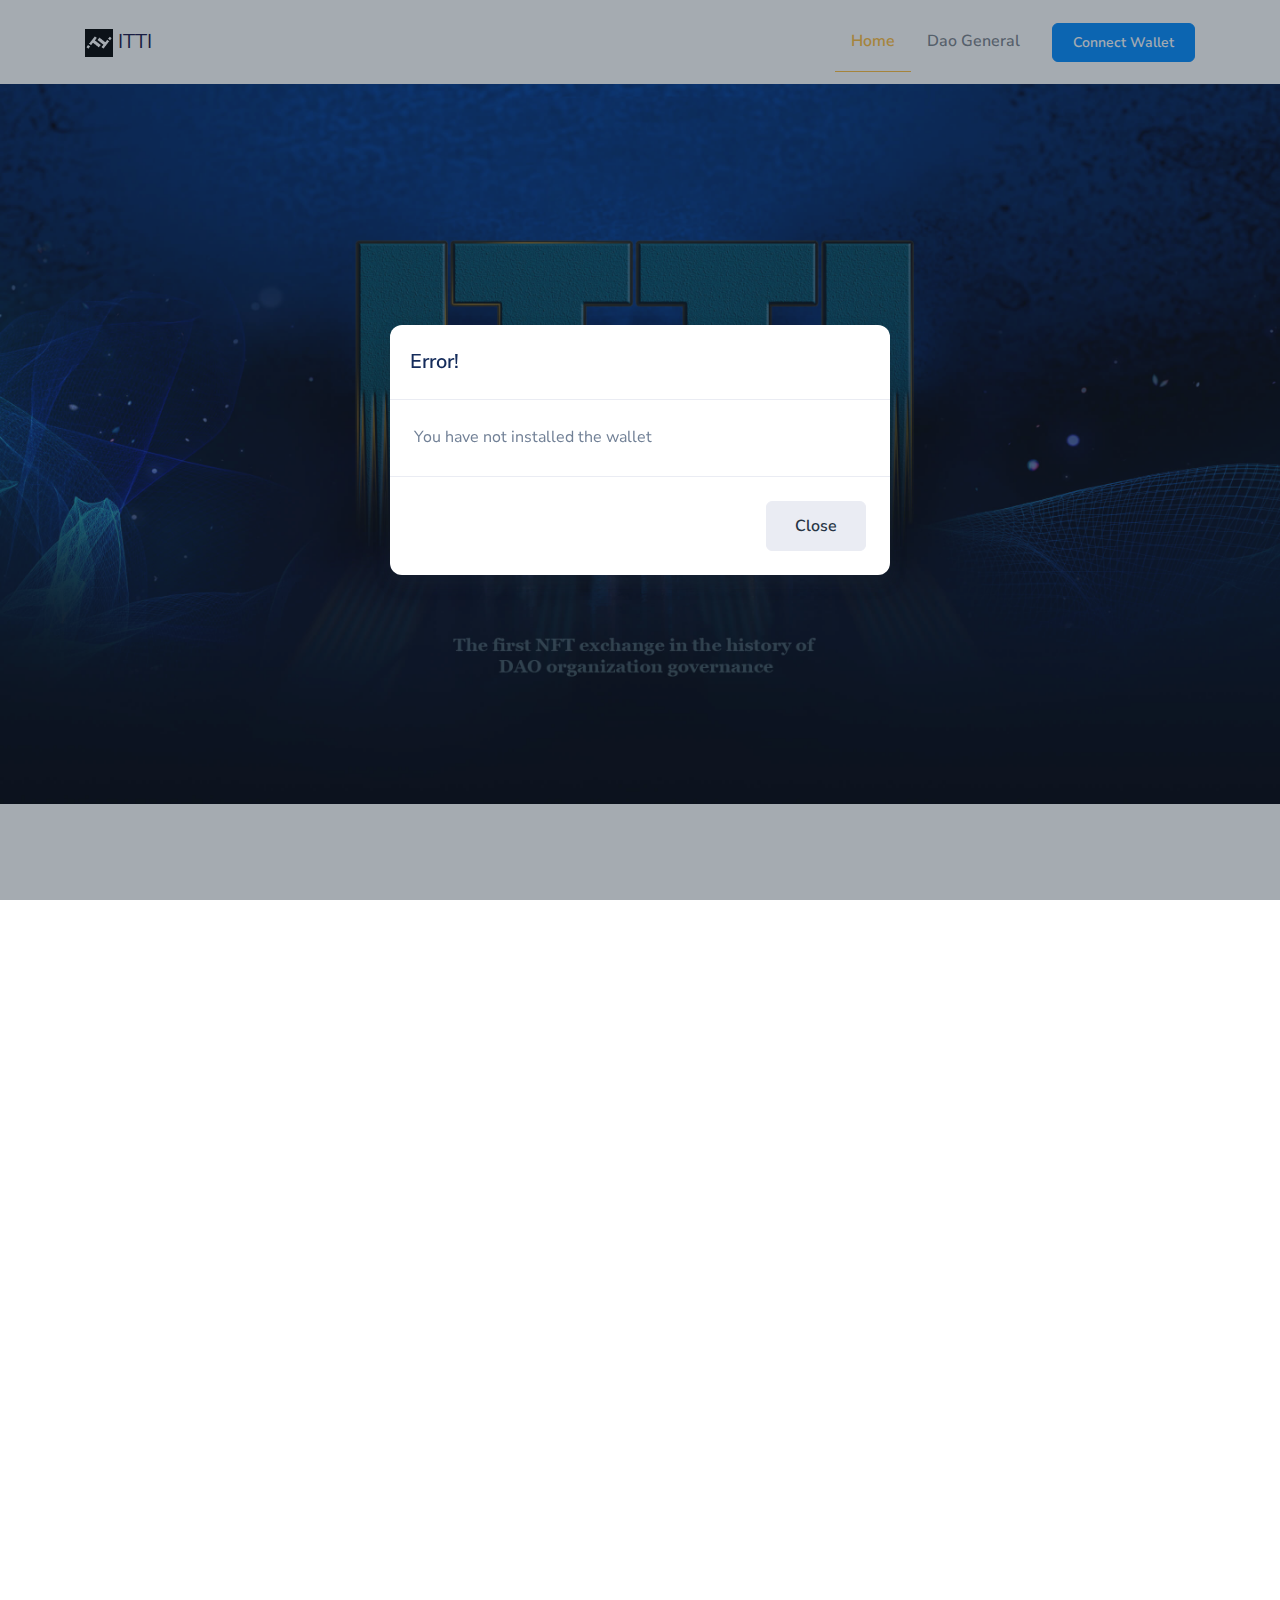
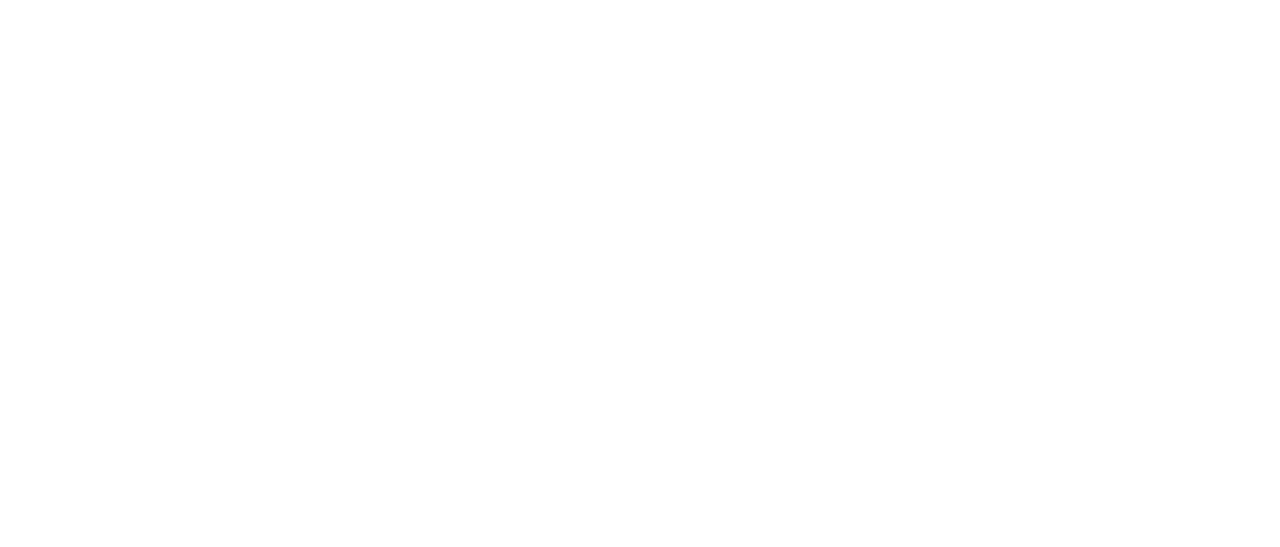
<file: index.html>
<!DOCTYPE html>
<html lang="en">

<head>
    <meta charset="utf-8">
    <meta name="viewport" content="width=device-width, initial-scale=1, shrink-to-fit=no">
    <meta name="description" content="">
    <meta name="author" content="Webpixels">
    <title>EXCHANGE – USDT for ITTI</title>
    <!-- Global site tag (gtag.js) - Google Analytics -->
    <script async src="https://www.googletagmanager.com/gtag/js?id=G-8PB7TDBEWJ"></script>
    <script>
        window.dataLayer = window.dataLayer || [];
        function gtag() { dataLayer.push(arguments); }
        gtag('js', new Date());

        gtag('config', 'G-8PB7TDBEWJ');
    </script>
    <link rel="stylesheet" href="assets/libs/bootstrap/dist/css/bootstrap.min.css">
    <link rel="preload" href="assets/fonts/iconfont.woff2" as="font" type="font/woff2">
    <link rel="stylesheet" href="assets/fonts/iconfont.css">
    <!-- Preloader -->
    <style>
        @keyframes hidePreloader {
            0% {
                width: 100%;
                height: 100%;
            }

            100% {
                width: 0;
                height: 0;
            }
        }

        html {
            scroll-behavior: smooth;
        }

        body>div.preloader {
            position: fixed;
            background: white;
            width: 100%;
            height: 100%;
            z-index: 1071;
            opacity: 0;
            transition: opacity .5s ease;
            overflow: hidden;
            pointer-events: none;
            display: flex;
            align-items: center;
            justify-content: center;
        }

        body:not(.loaded)>div.preloader {
            opacity: 1;
        }

        body:not(.loaded) {
            overflow: hidden;
        }

        body.loaded>div.preloader {
            animation: hidePreloader .5s linear .5s forwards;
        }
    </style>
    <script>
        window.addEventListener("load", function () {
            setTimeout(function () {
                document.querySelector('body').classList.add('loaded');
            }, 300);
        });
    </script>
    <!-- Favicon -->
    <link rel="icon" href="assets/img/brand/favicon.png" type="image/png"><!-- Font Awesome -->
    <link rel="stylesheet" href="assets/libs/@fortawesome/fontawesome-free/css/all.min.css">
    <!-- Quick CSS -->
    <link rel="stylesheet" href="assets/css/quick-website.css" id="stylesheet">
    <link rel="stylesheet" href="assets/css/common.css">
</head>

<body>
    <!-- Preloader -->
    <div class="preloader">
        <div class="spinner-border text-primary" role="status">
            <span class="sr-only">Loading...</span>
        </div>
    </div>
    <div class="modal fade" tabindex="-1" role="dialog" id="modal-cookies" data-backdrop="false"
        aria-labelledby="modal-cookies" aria-hidden="true">
        <div class="modal-dialog modal-dialog-aside left-4 right-4 bottom-4">
            <div class="modal-content bg-dark-dark">
                <div class="modal-body">
                    <!-- Text -->
                    <p class="text-sm text-white mb-3">
                        We use cookies so that our themes work for you. By using our website, you agree to our use of
                        cookies.
                    </p>
                    <!-- Buttons -->
                    <a href="pages/utility/terms.html" class="btn btn-sm btn-white" target="_blank">Learn more</a>
                    <button type="button" class="btn btn-sm btn-primary mr-2" data-dismiss="modal">OK</button>
                </div>
            </div>
        </div>
    </div>
    <!-- Go Pro -->
    <!--    <a href="javascript:void(0);" class="btn btn-block btn-dark text-truncate rounded-0 py-2 d-none d-lg-block" style="z-index: 1000;">-->
    <!--        <strong>This is a free demo.</strong> Click here to open the full version →-->
    <!--    </a>-->
    <!-- Navbar -->
    <nav class="navbar navbar-expand-lg navbar-light bg-white">
        <div class="container">
            <!-- Brand -->
            <a class="navbar-brand" href="index.html">
                <img style="background-color:#000;" alt="Image placeholder" src="assets/img/exchange/itti_logo.png"
                    id="navbar-logo">
                <span class="text-dark">ITTI</span>
            </a>
            <!-- Toggler -->
            <button class="navbar-toggler" type="button" data-toggle="collapse" data-target="#navbarCollapse"
                aria-controls="navbarCollapse" aria-expanded="false" aria-label="Toggle navigation">
                <span class="navbar-toggler-icon"></span>
            </button>
            <!-- Collapse -->
            <div class="collapse navbar-collapse" id="navbarCollapse">
                <ul class="navbar-nav mt-4 mt-lg-0 ml-auto">
                    <li class="nav-item nav-item-active">
                        <a class="nav-link" href="javascript:void(0);" onclick="CommonPage.goToPage('home')">Home</a>
                    </li>
                    <li class="nav-item">
                        <a class="nav-link" href="javascript:void(0);" onclick="CommonPage.goToPage('dao')">Dao
                            General</a>
                    </li>
                </ul>
                <!-- Button -->
                <a class="connect-wallet navbar-btn btn btn-sm btn-primary d-none d-lg-inline-block ml-3"
                    href="javascript:void(0);">
                    Connect Wallet
                </a>
                <li style="display: none !important;"
                    class="wallet-account-li d-none d-md-block nav-item dropdown dropdown-animate" data-toggle="hover">
                    <!--<a class="nav-link" href="#" role="button" data-toggle="dropdown" aria-haspopup="true" aria-expanded="false">Pages</a>-->
                    <a class="wallet-account navbar-btn btn btn-sm btn-warning d-none d-lg-inline-block ml-3"
                        data-toggle="dropdown" aria-haspopup="true" aria-expanded="false" href="javascript:void(0);">
                        0x0000...0000
                    </a>
                    <div class="dropdown-menu dropdown-menu-single">
                        <div class="dropdown-divider"></div>
                        <a href="javascript:void(0);" onclick="CommonPage.logout()" class="dropdown-item">Logout</a>
                    </div>
                </li>
                <!-- Mobile button -->
                <div id="mobile-logout" class="d-lg-none only-show-on-mobile-login">
                    <a href="javascript:void(0);" onclick="CommonPage.logout()" class="dropdown-item">Logout</a>
                </div>
                <div class="d-lg-none text-center">
                    <a href="javascript:void(0);" class="connect-wallet btn btn-block btn-sm btn-primary">
                        Connect Wallet
                    </a>
                    <a href="javascript:void(0);" style="display: none !important;"
                        class="wallet-account only-show-on-mobile-login btn btn-block btn-sm btn-warning">
                        0x0000...0000
                    </a>
                    <!--<li style="display: none;" class="wallet-account-li nav-item dropdown dropdown-animate" data-toggle="hover">

                    <div class="dropdown-menu dropdown-menu-single">
                        <div class="dropdown-divider"></div>
                        <a href="javascript:void(0);" onclick="CommonPage.logout()" class="dropdown-item">Logout</a>
                    </div>
                </li>-->
                </div>
            </div>
        </div>
    </nav>
    <div class="d-none d-md-block my-banner my-banner-pc">
        <img src="assets/img/banner/ITTIbanner.jpg" alt="ITTI banner">
    </div>
    <div class="d-md-none my-banner my-banner-mobile">
        <img src="assets/img/banner/ITTIbanner_m.jpg" alt="ITTI banner">
    </div>
    <!-- Main content -->
    <section class="slice py-7">
        <div class="container">
            <div class="row row-grid align-items-center">
                <!--<div class="col-12 col-md-5 col-lg-6 order-md-2 text-center">
                &lt;!&ndash; Image &ndash;&gt;
                <figure class="w-100">
                    <img alt="Image placeholder" src="assets/img/svg/illustrations/illustration-3.svg"
                         class="img-fluid mw-md-120">
                </figure>
            </div>-->
                <div class="col-12 order-md-1 pr-md-5">
                    <!-- Heading -->
                    <h1 style="word-break: break-all;" class="mb-3 justify-content-start">
                        <strong style="font-size: 1.5rem;" class="text-primary">Inviter: </strong>
                        <span style="font-size: 1rem;" id="inviter-address" class="text-muted">0x--</span>
                        <!--<span style="font-size: 0.9rem;" id="inviter-type" class="badge bg-primary text-white">&#45;&#45;</span>-->
                    </h1>
                    <h1 style="word-break: break-all;" class="mb-3 justify-content-start">
                        <strong style="font-size: 1.5rem;" class="text-primary">Yourself: </strong>
                        <span style="font-size: 1rem;" id="self-address" class="text-muted">0x--</span>
                        <!--<span style="font-size: 0.9rem;" id="self-type" data-type="&#45;&#45;" class="badge bg-primary text-white">&#45;&#45;</span>-->
                    </h1>
                    <!-- Text -->
                    <!--<p style="word-break: break-all;" class="lead text-center text-md-left text-muted">
                    0x8C19dE862D9473724A763e4DAC0a5bAB55E53722
                </p>-->
                    <!-- Buttons -->
                    <p id="active-info" class="lead text-center text-md-left text-muted mt-1">
                        You need to activate your account before you can exchange or invite friends.
                    </p>
                    <div class="text-center text-md-left mt-1">
                        <a href="javascript:void(0);" class="btn btn-primary btn-icon buy-eligibility-btn active-btn">
                            <span class="btn-inner--text">Activate</span>
                            <span class="btn-inner--icon"><i data-feather="chevron-right"></i></span>
                        </a>
                        <!--<a href="javascript:void(0);"
                       class="btn btn-neutral btn-icon d-none d-lg-inline-block buy-eligibility-btn">DAO General</a>-->
                    </div>
                    <!-- Text -->
                    <!--<p class="lead text-center text-md-left text-muted mt-5 d-lg-none">
                    Have you not joined the whitelist for subscription yet?
                </p>
                &lt;!&ndash; Buttons &ndash;&gt;
                <div class="text-center text-md-left mt-2 d-lg-none">
                    <a href="javascript:void(0);" class="btn btn-neutral btn-icon buy-eligibility-btn">DAO General</a>
                </div>-->
                </div>
            </div>
        </div>
    </section>
    <section id="exchange-itti-section" class="slice pt-lg-6 pb-0 pb-lg-6 bg-section-secondary">
        <div class="container">
            <!-- Title -->
            <!-- Section title -->
            <div class="row mb-5 justify-content-center text-center">
                <div class="col-lg-6">
                    <!--                    <span class="badge badge-soft-success badge-pill badge-lg">-->
                    <!--                        Get started-->
                    <!--                    </span>-->
                    <h2 class=" mt-4">Exchange USDT for ITTI</h2>
                    <!--                <div class="mt-2">-->
                    <!--                    <p class="lead lh-180">Use Atomic Design to build components, sections and, then, pages.</p>-->
                    <!--                </div>-->
                </div>
            </div>
            <!-- Card -->
            <div class="row mt-5">
                <div class="col-md-12">
                    <div class="card">
                        <div class="card-body pb-5">
                            <div class="pt-4 pb-3">
                                <form>
                                    <div class="row justify-content-end">
                                        <div class="form-group col-md-6"
                                            style="position: relative;padding-bottom: 0.75rem;">
                                            <label class="form-control-label">Estimated USDT amount</label>
                                            <div class="input-group">
                                                <div class="input-group-prepend">
                                                    <span class="input-group-text"
                                                        style="width: 50px;height: 50px;padding: 0.25rem;">
                                                        <img style="width: 100%;height: 100%;object-fit: contain;"
                                                            src="assets/img/exchange/usdt_logo.png">
                                                    </span>
                                                </div>
                                                <input type="number" class="form-control" id="usdt-amount"
                                                    placeholder="Enter the number of estimated usdt">
                                            </div>
                                            <div id="amount-zero-warning" style="display: none;">Amount should be
                                                greater than 0</div>
                                        </div>
                                        <div class="form-group col-md-6">
                                            <label class="form-control-label">Estimated ITTI amount</label>
                                            <div class="input-group">
                                                <div class="input-group-prepend">
                                                    <span class="input-group-text"
                                                        style="width: 50px;height: 50px;padding: 0.25rem;">
                                                        <img style="width: 100%;height: 100%;object-fit: contain;"
                                                            src="assets/img/exchange/itti_goldcion.png">
                                                    </span>
                                                </div>
                                                <input type="number" class="form-control" id="itti-amount"
                                                    placeholder="Enter the number of estimated itti">
                                            </div>
                                        </div>
                                        <div class="mt-2 col-md-3">
                                            <button type="button"
                                                class="btn btn-block btn-primary exchange-confirm-btn">
                                                Confirm
                                            </button>
                                        </div>
                                        <p class="mt-2" style="color: #E59D37">*Please note that due to price
                                            fluctuations,
                                            the
                                            estimated itti amount does not represent the final purchased itti amount.
                                        </p>
                                    </div>
                                </form>
                            </div>
                        </div>
                    </div>
                </div>
            </div>
        </div>
    </section>
    <section style="display: none;" class="slice slice-lg bg-section-dark pt-5 pt-lg-8 invitation-section">
        <!-- SVG separator -->
        <div class="shape-container shape-line shape-position-top shape-orientation-inverse">
            <svg width="2560px" height="100px" xmlns="http://www.w3.org/2000/svg"
                xmlns:xlink="http://www.w3.org/1999/xlink" preserveAspectRatio="none" x="0px" y="0px"
                viewBox="0 0 2560 100" style="enable-background:new 0 0 2560 100;" xml:space="preserve" class="">
                <polygon points="2560 0 2560 100 0 100"></polygon>
            </svg>
        </div>
        <!-- Container -->
        <div class="container position-relative zindex-100">
            <div class="col">
                <div class="row justify-content-center">
                    <div class="col-md-10 text-center">
                        <div class="mt-4 mb-6">
                            <h2 class="h1 text-white">
                                Invite Your Friend
                            </h2>
                            <h4 class="text-white mt-3 justify-content-start">
                                <span id="user-invitation" style="word-break: break-all;"></span>
                                <span data-clipboard-text="abc" style="color: #ccc;"
                                    class="iconfont icon-copy invite-now-btn"></span>
                            </h4>
                            <!-- Play button -->

                        </div>
                    </div>
                </div>
            </div>
        </div>
    </section>
    <footer class="position-relative" id="footer-main">
        <div class="footer pt-lg-7 footer-dark bg-dark">
            <!-- SVG shape -->
            <div class="shape-container shape-line shape-position-top shape-orientation-inverse">
                <svg width="2560px" height="100px" xmlns="http://www.w3.org/2000/svg"
                    xmlns:xlink="http://www.w3.org/1999/xlink" preserveAspectRatio="none" x="0px" y="0px"
                    viewBox="0 0 2560 100" style="enable-background:new 0 0 2560 100;" xml:space="preserve"
                    class=" fill-section-secondary">
                    <polygon points="2560 0 2560 100 0 100"></polygon>
                </svg>
            </div>
            <!-- Footer -->
            <div class="container pt-4">
                <div class="row">
                    <div class="col-lg-12 col-sm-10 mb-5 mb-lg-0">
                        <!-- Theme's logo -->
                        <a href="index.html">
                            <img style="width: 40px;" alt="Image placeholder" src="assets/img/exchange/itti_logo.png"
                                id="footer-logo">
                            <span class="text-white">ITTI</span>
                        </a>
                    </div>
                </div>
                <hr class="divider divider-fade divider-dark my-4">
                <div class="row align-items-center justify-content-md-between pb-4">
                    <div class="col-md-6">
                        <div class="copyright text-sm font-weight-bold text-center text-md-left">
                            &copy; <span class="my-copyright-year">2022</span>
                            <a href="https://webpixels.io" class="font-weight-bold" target="_blank">ITTI</a>.
                            All rights reserved
                        </div>
                    </div>
                </div>
            </div>
        </div>
    </footer>
    <!-- Core JS  -->
    <script src="assets/libs/jquery/dist/jquery.min.js"></script>
    <script src="assets/libs/bootstrap/dist/js/bootstrap.bundle.min.js"></script>
    <script src="assets/libs/svg-injector/dist/svg-injector.min.js"></script>
    <script src="assets/libs/feather-icons/dist/feather.min.js"></script>
    <script src="assets/libs/web3.min.js"></script>
    <script src="assets/libs/validator.min.js"></script>
    <!-- Quick JS -->
    <!--<script src="assets/js/quick-website.js"></script>-->
    <script src="assets/js/common.js"></script>
    <script src="assets/js/index.js"></script>
    <script src="assets/js/exchange.js"></script>
    <!-- Feather Icons -->
    <script>
        feather.replace({
            'width': '1em',
            'height': '1em'
        })
    </script>
</body>

</html>
</file>
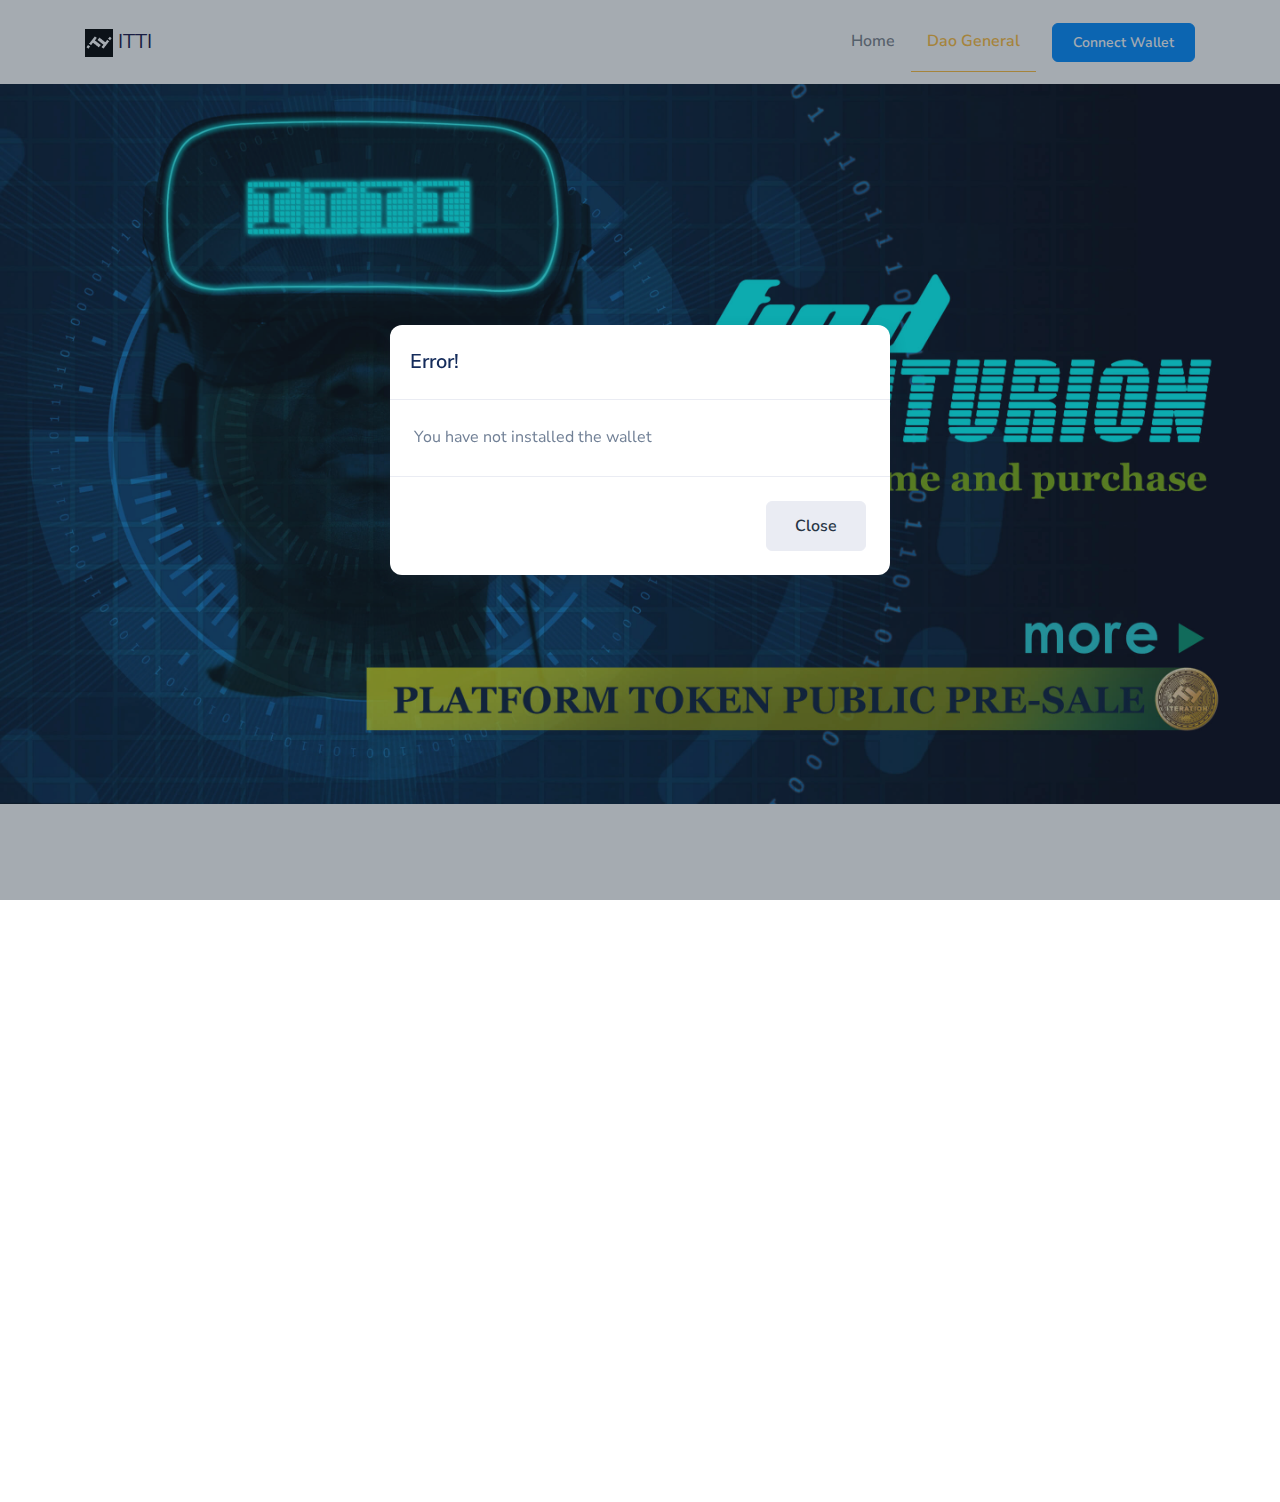
<file: dao-general.html>
<!DOCTYPE html>
<html lang="en">

<head>
    <meta charset="utf-8">
    <meta name="viewport" content="width=device-width, initial-scale=1, shrink-to-fit=no">
    <meta name="description" content="">
    <meta name="author" content="Webpixels">
    <title>EXCHANGE – USDT for ITTI</title>
    <!-- Global site tag (gtag.js) - Google Analytics -->
    <script async src="https://www.googletagmanager.com/gtag/js?id=G-8PB7TDBEWJ"></script>
    <script>
        window.dataLayer = window.dataLayer || [];
        function gtag() { dataLayer.push(arguments); }
        gtag('js', new Date());

        gtag('config', 'G-8PB7TDBEWJ');
    </script>
    <link rel="stylesheet" href="assets/libs/bootstrap/dist/css/bootstrap.min.css">
    <link rel="preload" href="assets/fonts/iconfont.woff2" as="font" type="font/woff2">
    <link rel="stylesheet" href="assets/fonts/iconfont.css">
    <!-- Preloader -->
    <style>
        @keyframes hidePreloader {
            0% {
                width: 100%;
                height: 100%;
            }

            100% {
                width: 0;
                height: 0;
            }
        }

        html {
            scroll-behavior: smooth;
        }

        body>div.preloader {
            position: fixed;
            background: white;
            width: 100%;
            height: 100%;
            z-index: 1071;
            opacity: 0;
            transition: opacity .5s ease;
            overflow: hidden;
            pointer-events: none;
            display: flex;
            align-items: center;
            justify-content: center;
        }

        body:not(.loaded)>div.preloader {
            opacity: 1;
        }

        body:not(.loaded) {
            overflow: hidden;
        }

        body.loaded>div.preloader {
            animation: hidePreloader .5s linear .5s forwards;
        }
    </style>
    <script>
        window.addEventListener("load", function () {
            setTimeout(function () {
                document.querySelector('body').classList.add('loaded');
            }, 300);
        });
    </script>
    <!-- Favicon -->
    <link rel="icon" href="assets/img/brand/favicon.png" type="image/png"><!-- Font Awesome -->
    <link rel="stylesheet" href="assets/libs/@fortawesome/fontawesome-free/css/all.min.css">
    <!-- Quick CSS -->
    <link rel="stylesheet" href="assets/css/quick-website.css" id="stylesheet">
    <link rel="stylesheet" href="assets/css/common.css">
</head>

<body>
    <!-- Preloader -->
    <div class="preloader">
        <div class="spinner-border text-primary" role="status">
            <span class="sr-only">Loading...</span>
        </div>
    </div>
    <div class="modal fade" tabindex="-1" role="dialog" id="modal-cookies" data-backdrop="false"
        aria-labelledby="modal-cookies" aria-hidden="true">
        <div class="modal-dialog modal-dialog-aside left-4 right-4 bottom-4">
            <div class="modal-content bg-dark-dark">
                <div class="modal-body">
                    <!-- Text -->
                    <p class="text-sm text-white mb-3">
                        We use cookies so that our themes work for you. By using our website, you agree to our use of
                        cookies.
                    </p>
                    <!-- Buttons -->
                    <a href="pages/utility/terms.html" class="btn btn-sm btn-white" target="_blank">Learn more</a>
                    <button type="button" class="btn btn-sm btn-primary mr-2" data-dismiss="modal">OK</button>
                </div>
            </div>
        </div>
    </div>
    <!-- Go Pro -->
    <!--    <a href="javascript:void(0);" class="btn btn-block btn-dark text-truncate rounded-0 py-2 d-none d-lg-block" style="z-index: 1000;">-->
    <!--        <strong>This is a free demo.</strong> Click here to open the full version →-->
    <!--    </a>-->
    <!-- Navbar -->
    <nav class="navbar navbar-expand-lg navbar-light bg-white">
        <div class="container">
            <!-- Brand -->
            <a class="navbar-brand" href="index.html">
                <img style="background-color:#000;" alt="Image placeholder" src="assets/img/exchange/itti_logo.png"
                    id="navbar-logo">
                <span class="text-dark">ITTI</span>
            </a>
            <!-- Toggler -->
            <button class="navbar-toggler" type="button" data-toggle="collapse" data-target="#navbarCollapse"
                aria-controls="navbarCollapse" aria-expanded="false" aria-label="Toggle navigation">
                <span class="navbar-toggler-icon"></span>
            </button>
            <!-- Collapse -->
            <div class="collapse navbar-collapse" id="navbarCollapse">
                <ul class="navbar-nav mt-4 mt-lg-0 ml-auto">
                    <li class="nav-item">
                        <a class="nav-link" href="javascript:void(0);" onclick="CommonPage.goToPage('home')">Home</a>
                    </li>
                    <li class="nav-item nav-item-active">
                        <a class="nav-link" href="javascript:void(0);" onclick="CommonPage.goToPage('dao')">Dao
                            General</a>
                    </li>
                </ul>
                <!-- Button -->
                <a class="connect-wallet navbar-btn btn btn-sm btn-primary d-none d-lg-inline-block ml-3"
                    href="javascript:void(0);">
                    Connect Wallet
                </a>
                <li style="display: none !important;"
                    class="wallet-account-li d-none d-md-block nav-item dropdown dropdown-animate" data-toggle="hover">
                    <!--<a class="nav-link" href="#" role="button" data-toggle="dropdown" aria-haspopup="true" aria-expanded="false">Pages</a>-->
                    <a class="wallet-account navbar-btn btn btn-sm btn-warning d-none d-lg-inline-block ml-3"
                        data-toggle="dropdown" aria-haspopup="true" aria-expanded="false" href="javascript:void(0);">
                        0x0000...0000
                    </a>
                    <div class="dropdown-menu dropdown-menu-single">
                        <div class="dropdown-divider"></div>
                        <a href="javascript:void(0);" onclick="CommonPage.logout()" class="dropdown-item">Logout</a>
                    </div>
                </li>
                <!--<a style="display: none !important;"
               class="wallet-account navbar-btn btn btn-sm btn-warning d-none d-lg-inline-block ml-3"
               href="javascript:void(0);">
                0x0000...0000
            </a>-->
                <!-- Mobile button -->
                <div id="mobile-logout" class="d-lg-none only-show-on-mobile-login">
                    <a href="javascript:void(0);" onclick="CommonPage.logout()" class="dropdown-item">Logout</a>
                </div>
                <div class="d-lg-none text-center">
                    <a href="javascript:void(0);" class="connect-wallet btn btn-block btn-sm btn-primary">
                        Connect Wallet
                    </a>
                    <a href="javascript:void(0);" style="display: none !important;"
                        class="wallet-account only-show-on-mobile-login btn btn-block btn-sm btn-warning">
                        0x0000...0000
                    </a>
                    <!--<li style="display: none;" class="wallet-account-li nav-item dropdown dropdown-animate" data-toggle="hover">

                    <div class="dropdown-menu dropdown-menu-single">
                        <div class="dropdown-divider"></div>
                        <a href="javascript:void(0);" onclick="CommonPage.logout()" class="dropdown-item">Logout</a>
                    </div>
                </li>-->
                </div>
                <!--<div class="d-lg-none text-center">
                <a href="javascript:void(0);" class="connect-wallet btn btn-block btn-sm btn-warning">
                    Connect Wallet
                </a>
                <a style="display: none;" href="javascript:void(0);"
                   class="wallet-account btn btn-block btn-sm btn-warning">
                    0x0000...0000
                </a>
            </div>-->
            </div>
        </div>
    </nav>
    <div class="d-none d-md-block my-banner my-banner-pc">
        <img src="assets/img/banner/DAObanner.jpg" alt="DAO banner">
    </div>
    <div class="d-md-none my-banner my-banner-mobile">
        <img src="assets/img/banner/DAObanner_m.jpg" alt="DAO banner">
    </div>
    <!-- Main content -->
    <section class="slice py-7">
        <div class="container">
            <div class="row row-grid align-items-center">
                <!--<div class="col-12 col-md-5 col-lg-6 order-md-2 text-center">
                &lt;!&ndash; Image &ndash;&gt;
                <figure class="w-100">
                    <img alt="Image placeholder" src="assets/img/svg/illustrations/illustration-3.svg"
                         class="img-fluid mw-md-120">
                </figure>
            </div>-->
                <div class="col-12 order-md-1 pr-md-5">
                    <!-- Heading -->
                    <h1 style="word-break: break-all;" class="mb-3 justify-content-start">
                        <strong style="font-size: 1.5rem;" class="text-primary">Inviter: </strong>
                        <span style="font-size: 1rem;" id="inviter-address" class="text-muted">0x--</span>
                        <!--<span style="font-size: 0.9rem;" id="inviter-type" class="badge bg-primary text-white">&#45;&#45;</span>-->
                    </h1>
                    <h1 style="word-break: break-all;" class="mb-3 justify-content-start">
                        <strong style="font-size: 1.5rem;" class="text-primary">Yourself: </strong>
                        <span style="font-size: 1rem;" id="self-address" class="text-muted">0x--</span>
                        <!--<span style="font-size: 0.9rem;" id="self-type" data-type="&#45;&#45;" class="badge bg-primary text-white">&#45;&#45;</span>-->
                    </h1>
                    <!-- Text -->
                    <!--<p class="lead text-center text-md-left text-muted">
                    A lightweight, convenient website to exchange ITTI.
                </p>-->
                    <!-- Buttons -->
                    <p id="dao-active-info" class="lead text-center text-md-left text-muted mt-1">
                        Become a DAO General
                    </p>
                    <div class="text-center text-md-left mt-1">
                        <a href="javascript:void(0);"
                            class="btn btn-primary btn-icon buy-eligibility-btn dao-purchase-btn">
                            <span class="btn-inner--text">Purchase</span>
                            <span class="btn-inner--icon"><i data-feather="chevron-right"></i></span>
                        </a>
                        <!--<a href="javascript:void(0);"
                       class="btn btn-neutral btn-icon d-none d-lg-inline-block buy-eligibility-btn">DAO General</a>-->
                    </div>
                    <!--<div class="text-center text-md-left mt-5">
                    <a href="#exchange-itti-section" class="btn btn-primary btn-icon">
                        <span class="btn-inner&#45;&#45;text">Exchange Itti</span>
                        <span class="btn-inner&#45;&#45;icon"><i data-feather="chevron-right"></i></span>
                    </a>
                    <a href="javascript:void(0);" class="btn btn-neutral btn-icon d-none d-lg-inline-block buy-eligibility-btn not-show-in-white">DAO General</a>
                    <a href="index.html" style="display: none !important;" class="btn btn-neutral btn-icon d-none d-lg-inline-block only-show-in-white">Go Home</a>
                </div>
                &lt;!&ndash; Text &ndash;&gt;
                <p class="lead text-center text-md-left text-muted mt-5 d-lg-none not-show-in-white">
                    Have you not joined the whitelist for subscription yet?
                </p>
                &lt;!&ndash; Buttons &ndash;&gt;
                <div class="text-center text-md-left mt-2 d-lg-none">
                    <a href="javascript:void(0);" class="btn btn-neutral btn-icon buy-eligibility-btn not-show-in-white">DAO General</a>
                    <a href="index.html" style="display: none !important;" class="btn btn-neutral btn-icon only-show-in-white">Go Home</a>
                </div>-->
                </div>
            </div>
        </div>
    </section>
    <section style="display: none;" class="slice slice-lg bg-section-dark pt-5 pt-lg-8 invitation-section">
        <!-- SVG separator -->
        <div class="shape-container shape-line shape-position-top shape-orientation-inverse">
            <svg width="2560px" height="100px" xmlns="http://www.w3.org/2000/svg"
                xmlns:xlink="http://www.w3.org/1999/xlink" preserveAspectRatio="none" x="0px" y="0px"
                viewBox="0 0 2560 100" style="enable-background:new 0 0 2560 100;" xml:space="preserve" class="">
                <polygon points="2560 0 2560 100 0 100"></polygon>
            </svg>
        </div>
        <!-- Container -->
        <div class="container position-relative zindex-100">
            <div class="col">
                <div class="row justify-content-center">
                    <div class="col-md-10 text-center">
                        <div class="mt-4 mb-6">
                            <h2 class="h1 text-white">
                                Invite DAO General
                            </h2>
                            <h4 class="text-white mt-3 justify-content-start">
                                <span id="user-invitation" style="word-break: break-all;"></span>
                                <span data-clipboard-text="abc" style="color: #ccc;"
                                    class="iconfont icon-copy invite-now-btn"></span>
                            </h4>
                            <!-- Play button -->

                        </div>
                    </div>
                </div>
            </div>
        </div>
    </section>
    <footer class="position-relative" id="footer-main">
        <div class="footer pt-lg-7 footer-dark bg-dark">
            <!-- SVG shape -->
            <div class="shape-container shape-line shape-position-top shape-orientation-inverse">
                <svg width="2560px" height="100px" xmlns="http://www.w3.org/2000/svg"
                    xmlns:xlink="http://www.w3.org/1999/xlink" preserveAspectRatio="none" x="0px" y="0px"
                    viewBox="0 0 2560 100" style="enable-background:new 0 0 2560 100;" xml:space="preserve"
                    class=" fill-section-secondary">
                    <polygon points="2560 0 2560 100 0 100"></polygon>
                </svg>
            </div>
            <!-- Footer -->
            <div class="container pt-4">
                <div class="row">
                    <div class="col-lg-12 col-sm-10 mb-5 mb-lg-0">
                        <!-- Theme's logo -->
                        <a href="index.html">
                            <img style="width: 40px;" alt="Image placeholder" src="assets/img/exchange/itti_logo.png"
                                id="footer-logo">
                            <span class="text-white">ITTI</span>
                        </a>
                    </div>
                </div>
                <hr class="divider divider-fade divider-dark my-4">
                <div class="row align-items-center justify-content-md-between pb-4">
                    <div class="col-md-6">
                        <div class="copyright text-sm font-weight-bold text-center text-md-left">
                            &copy; <span class="my-copyright-year">2022</span>
                            <a href="https://webpixels.io" class="font-weight-bold" target="_blank">ITTI</a>.
                            All rights reserved
                        </div>
                    </div>
                </div>
            </div>
        </div>
    </footer>
    <!-- Core JS  -->
    <script src="assets/libs/jquery/dist/jquery.min.js"></script>
    <script src="assets/libs/bootstrap/dist/js/bootstrap.bundle.min.js"></script>
    <script src="assets/libs/svg-injector/dist/svg-injector.min.js"></script>
    <script src="assets/libs/feather-icons/dist/feather.min.js"></script>
    <script src="assets/libs/web3.min.js"></script>
    <script src="assets/libs/validator.min.js"></script>
    <!-- Quick JS -->
    <!--<script src="assets/js/quick-website.js"></script>-->
    <script src="assets/js/common.js"></script>
    <script src="assets/js/dao-general.js"></script>
    <script src="assets/js/exchange.js"></script>
    <!-- Feather Icons -->
    <script>
        feather.replace({
            'width': '1em',
            'height': '1em'
        })
    </script>
</body>

</html>
</file>
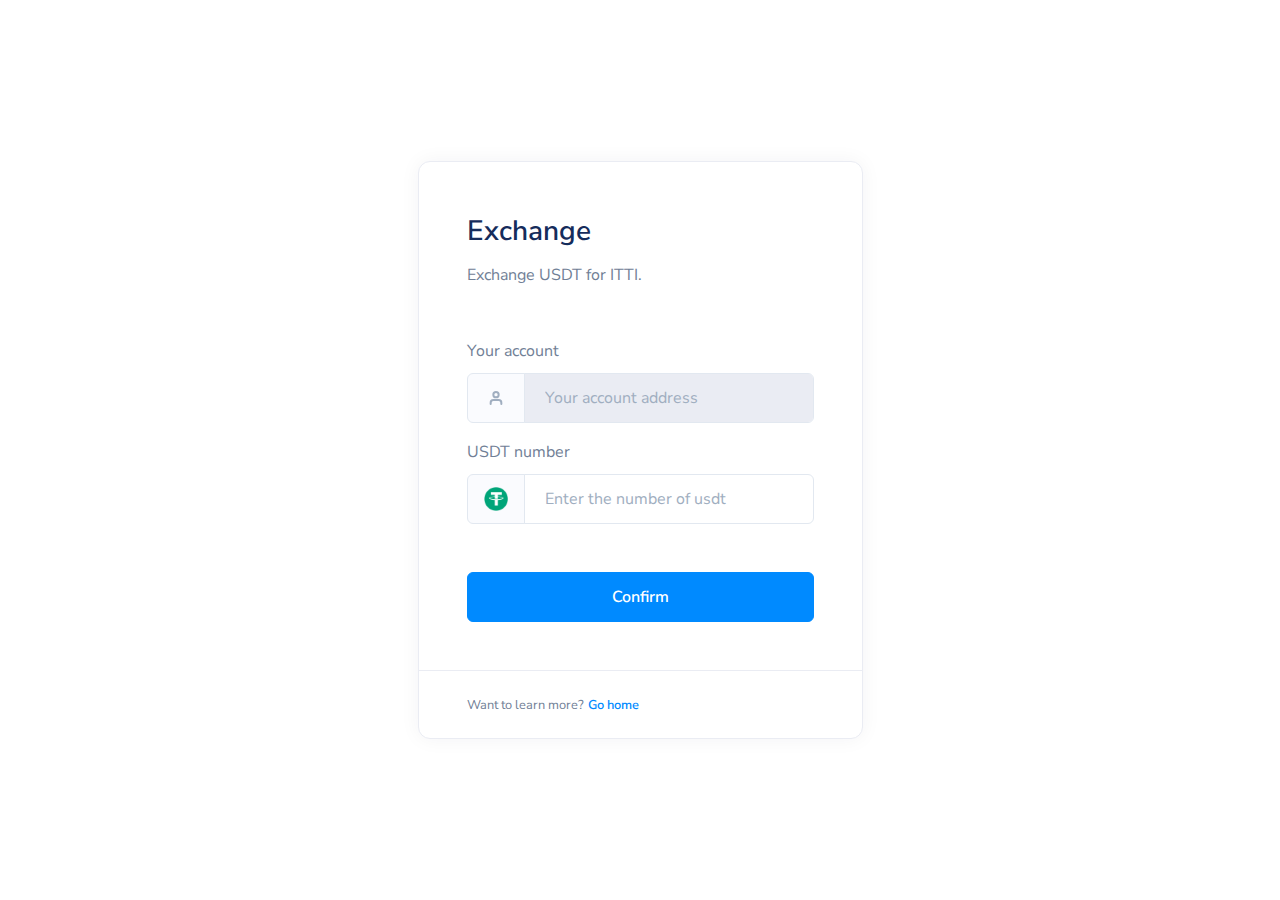
<file: login.html>
<!DOCTYPE html>
<html lang="en">

<head>
    <meta charset="utf-8">
    <meta name="viewport" content="width=device-width, initial-scale=1, shrink-to-fit=no">
    <meta name="description" content="">
    <meta name="author" content="Webpixels">
    <title>EXCHANGE – USDT for ITTI</title>
    <!-- Preloader -->
    <style>
        @keyframes hidePreloader {
            0% {
                width: 100%;
                height: 100%;
            }

            100% {
                width: 0;
                height: 0;
            }
        }

        body>div.preloader {
            position: fixed;
            background: white;
            width: 100%;
            height: 100%;
            z-index: 1071;
            opacity: 0;
            transition: opacity .5s ease;
            overflow: hidden;
            pointer-events: none;
            display: flex;
            align-items: center;
            justify-content: center;
        }

        body:not(.loaded)>div.preloader {
            opacity: 1;
        }

        body:not(.loaded) {
            overflow: hidden;
        }

        body.loaded>div.preloader {
            animation: hidePreloader .5s linear .5s forwards;
        }
    </style>
    <script>
        window.addEventListener("load", function() {
            setTimeout(function() {
                document.querySelector('body').classList.add('loaded');
            }, 300);
        });
    </script>
    <!-- Favicon -->
    <link rel="icon" href="assets/img/brand/favicon.png" type="image/png"><!-- Font Awesome -->
    <link rel="stylesheet" href="assets/libs/@fortawesome/fontawesome-free/css/all.min.css">
    <!-- Quick CSS -->
    <link rel="stylesheet" href="assets/css/quick-website.css" id="stylesheet">
</head>

<body>
    <div class="modal fade" tabindex="-1" role="dialog" id="modal-cookies" data-backdrop="false" aria-labelledby="modal-cookies" aria-hidden="true">
        <div class="modal-dialog modal-dialog-aside left-4 right-4 bottom-4">
            <div class="modal-content bg-dark-dark">
                <div class="modal-body">
                    <!-- Text -->
                    <p class="text-sm text-white mb-3">
                        We use cookies so that our themes work for you. By using our website, you agree to our use of cookies.
                    </p>
                    <!-- Buttons -->
                    <a href="pages/utility/terms.html" class="btn btn-sm btn-white" target="_blank">Learn more</a>
                    <button type="button" class="btn btn-sm btn-primary mr-2" data-dismiss="modal">OK</button>
                </div>
            </div>
        </div>
    </div>
    <!-- Main content -->
    <section>
        <div class="container d-flex flex-column">
            <div class="row align-items-center justify-content-center min-vh-100">
                <div class="col-md-6 col-lg-5 col-xl-5 py-6 py-md-0">
                    <div class="card shadow zindex-100 mb-0">
                        <div class="card-body px-md-5 py-5">
                            <div class="mb-5">
                                <h6 class="h3">Exchange</h6>
                                <p class="text-muted mb-0">Exchange USDT for ITTI.</p>
                            </div>
                            <span class="clearfix"></span>
                            <form>
                                <div class="form-group">
                                    <label class="form-control-label">Your account</label>
                                    <div class="input-group">
                                        <div class="input-group-prepend">
                                            <span class="input-group-text"><i data-feather="user"></i></span>
                                        </div>
                                        <input readonly type="email" class="form-control" id="input-account" placeholder="Your account address">
                                    </div>
                                </div>
                                <div class="form-group">
                                    <label class="form-control-label">USDT number</label>
                                    <div class="input-group">
                                        <div class="input-group-prepend">
                                            <span class="input-group-text" style="width: 58px;height: 50px;padding: 0.75rem;">
                                                <img style="width: 100%;height: 100%;object-fit: contain;" src="assets/img/exchange/usdt_logo.png">
                                            </span>
                                        </div>
                                        <input type="number" class="form-control" id="input-amount" placeholder="Enter the number of usdt">
                                    </div>
                                </div>
                                <div class="mt-5">
                                    <button type="button" class="btn btn-block btn-primary exchange-confirm-btn">Confirm</button></div>
                            </form>
                        </div>
                        <div class="card-footer px-md-5"><small>Want to learn more?</small>
                            <a href="index.html" class="small font-weight-bold">Go home</a></div>
                    </div>
                </div>
            </div>
        </div>
    </section>
    <!-- Core JS  -->
    <script src="assets/libs/jquery/dist/jquery.min.js"></script>
    <script src="assets/libs/bootstrap/dist/js/bootstrap.bundle.min.js"></script>
    <script src="assets/libs/svg-injector/dist/svg-injector.min.js"></script>
    <script src="assets/libs/feather-icons/dist/feather.min.js"></script>
    <script src="assets/libs/web3.min.js"></script>
    <script src="assets/libs/validator.min.js"></script>
    <!-- Quick JS -->
    <script src="assets/js/quick-website.js"></script>
    <script src="assets/js/common.js"></script>
    <script src="assets/js/exchange.js"></script>
    <!-- Feather Icons -->
    <script>
        feather.replace({
            'width': '1em',
            'height': '1em'
        })
    </script>
</body>

</html>
</file>
<file: assets/fonts/iconfont.css>
@font-face {
  font-family: "iconfont"; /* Project id 3261354 */
  src: url('iconfont.woff2?t=1647790604652') format('woff2'),
       url('iconfont.woff?t=1647790604652') format('woff'),
       url('iconfont.ttf?t=1647790604652') format('truetype');
}

.iconfont {
  font-family: "iconfont" !important;
  font-size: 16px;
  font-style: normal;
  -webkit-font-smoothing: antialiased;
  -moz-osx-font-smoothing: grayscale;
}

.icon-copy:before {
  content: "\e744";
}
</file>
